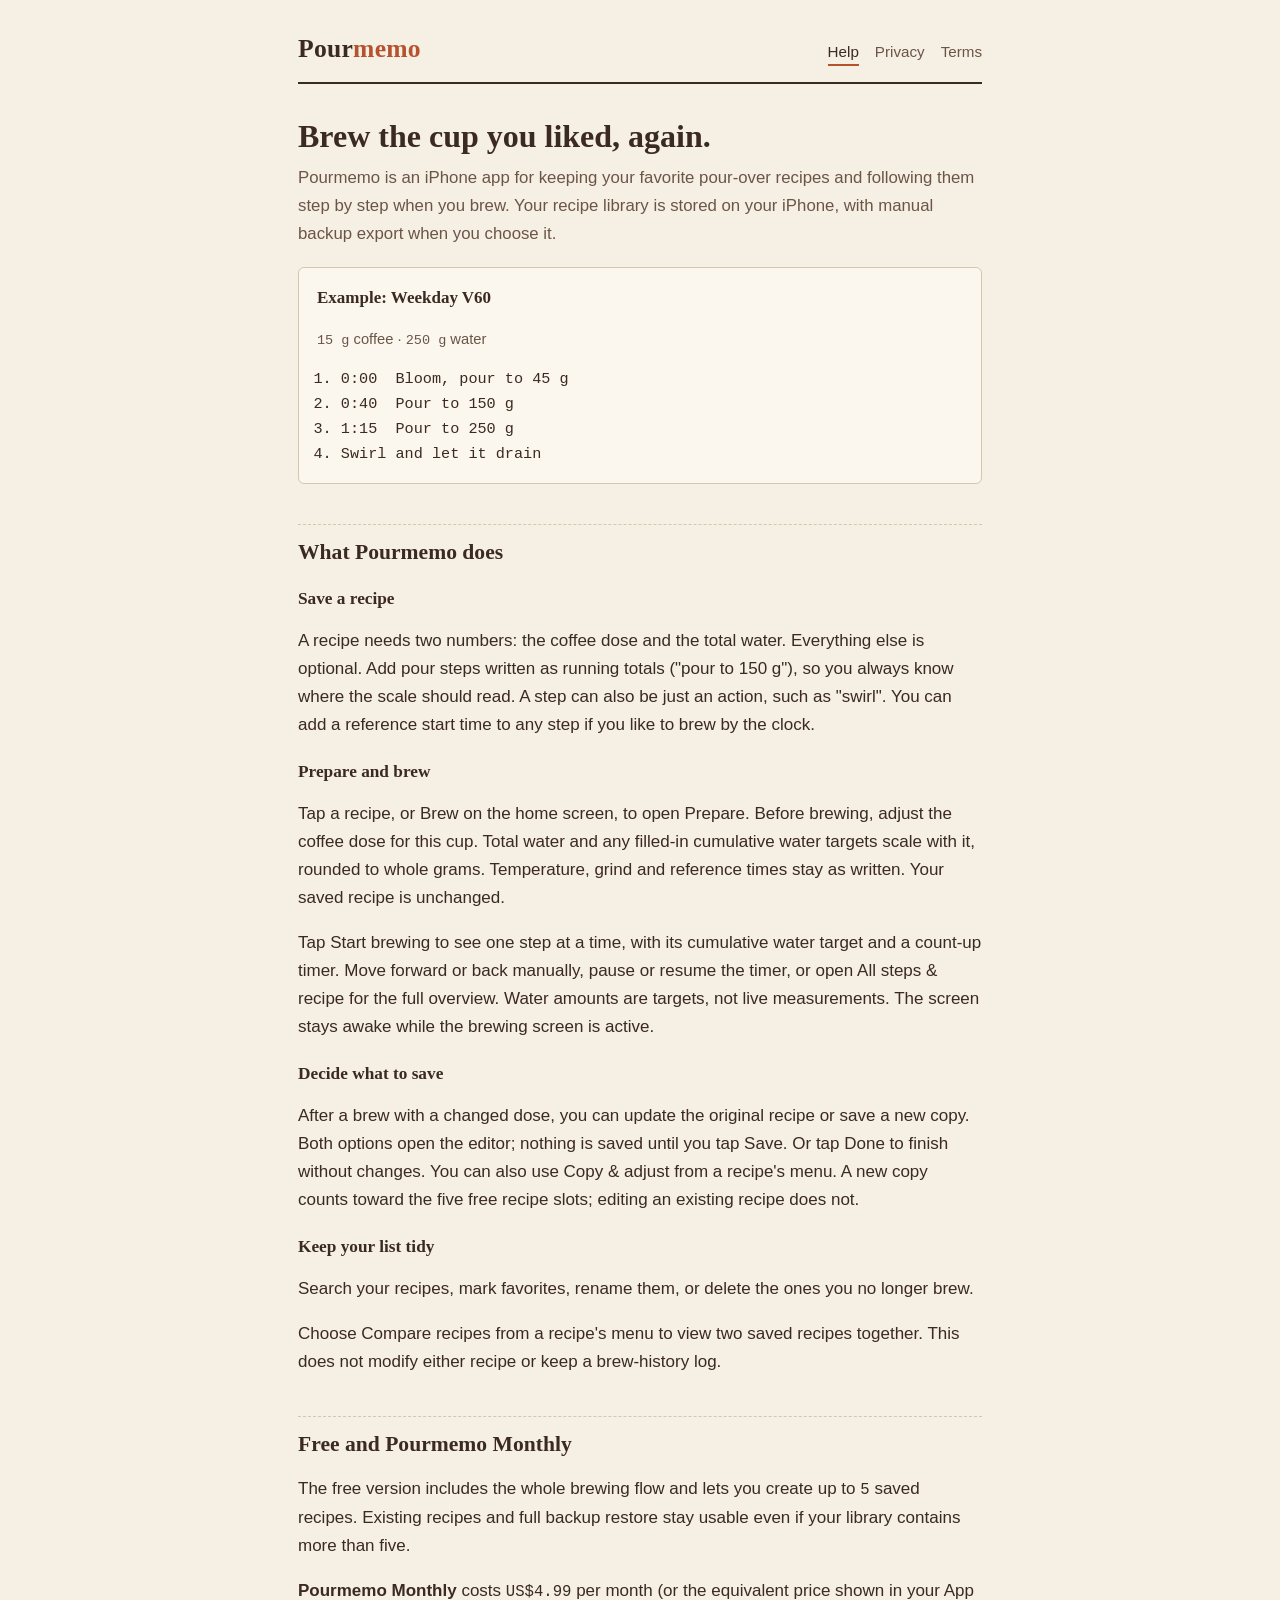
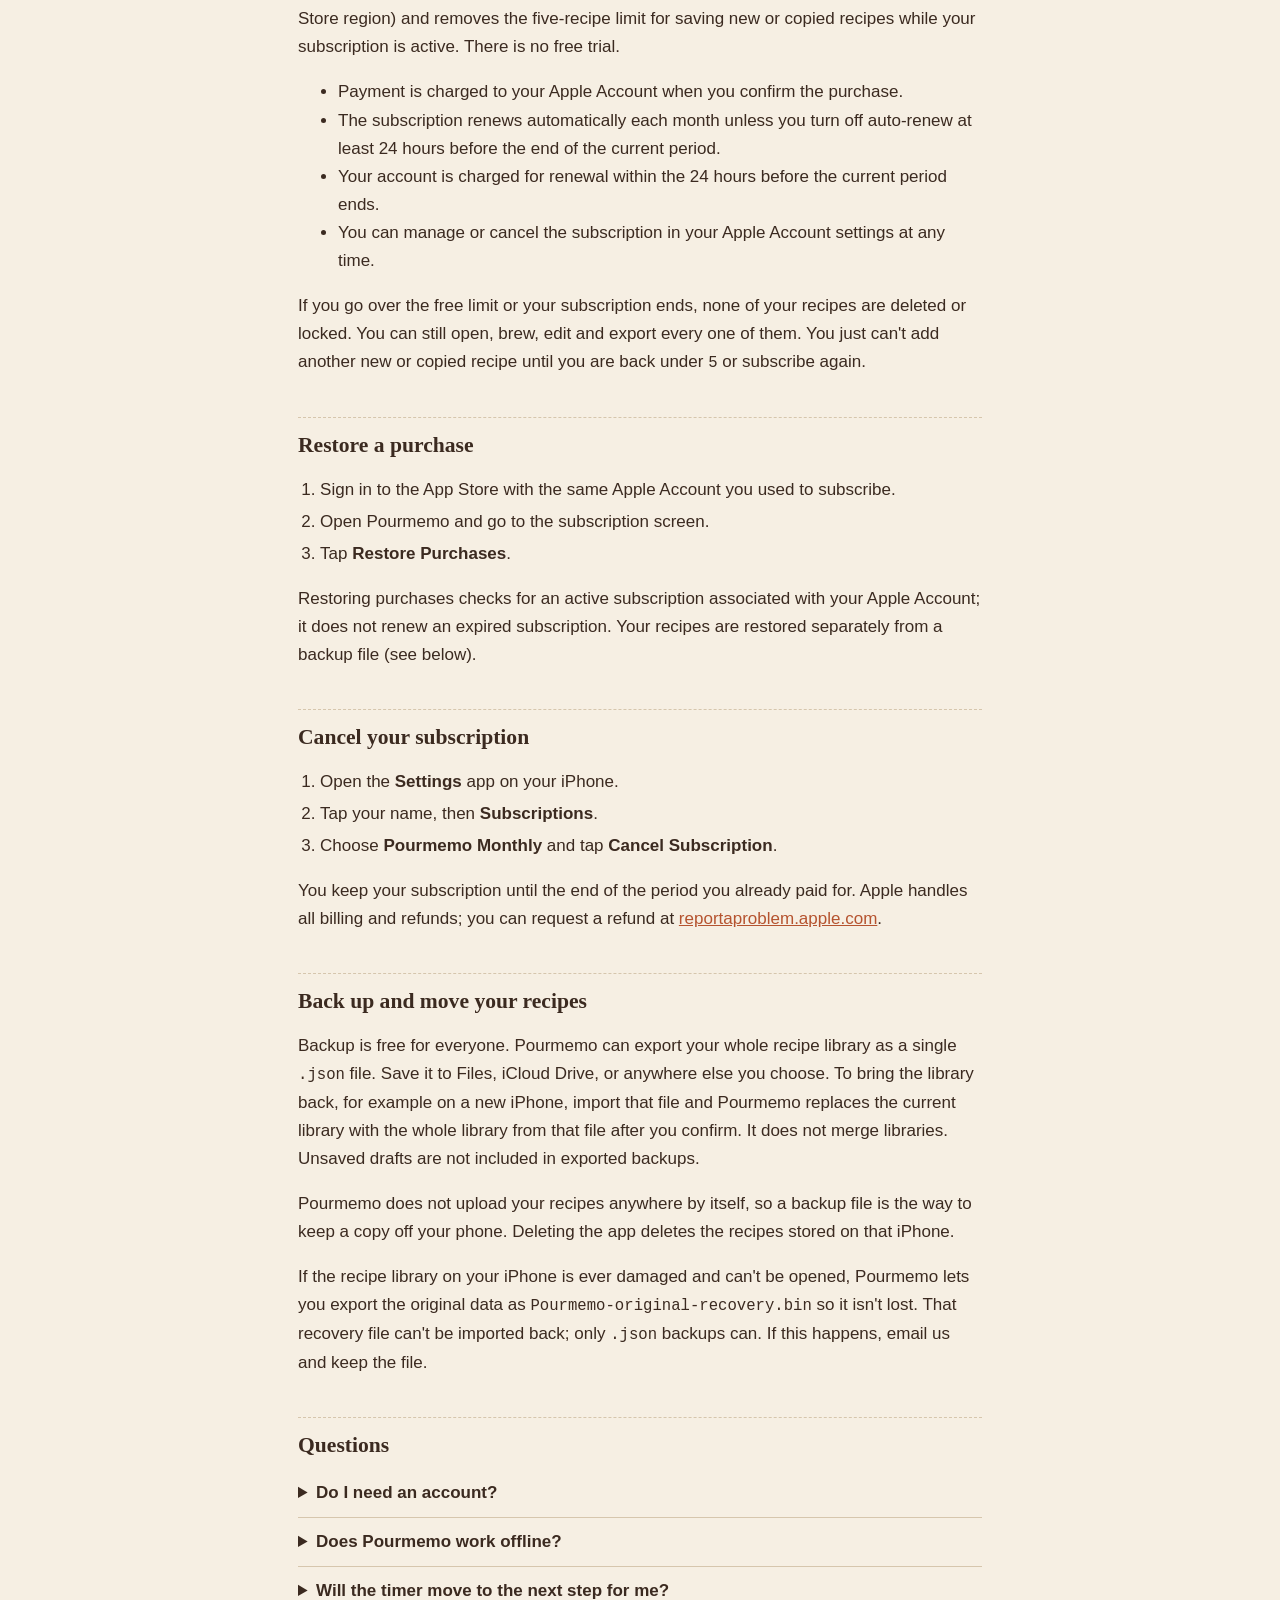
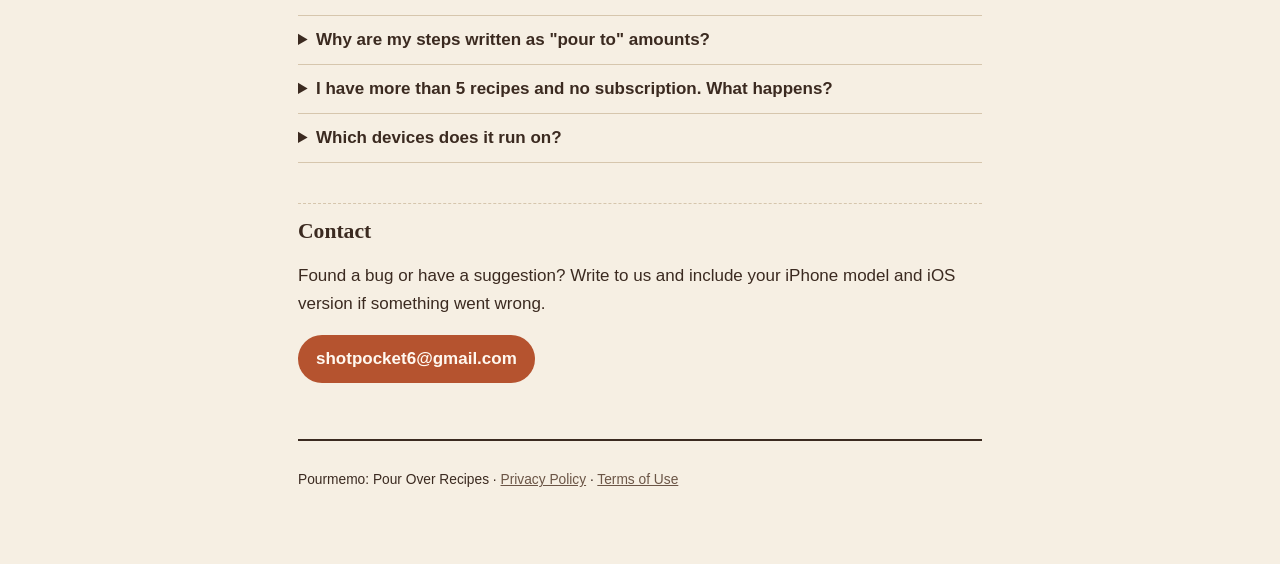
<file: index.html>
<!doctype html>
<html lang="en">
<head>
<meta charset="utf-8">
<meta name="viewport" content="width=device-width, initial-scale=1">
<title>Pourmemo Help</title>
<meta name="description" content="Help for Pourmemo, an iPhone app for saving and re-brewing your pour-over coffee recipes.">
<link rel="stylesheet" href="assets/journal.css">
</head>
<body>
<div class="sheet">
  <header class="masthead">
    <a class="wordmark" href="./">Pour<span>memo</span></a>
    <nav class="tabs" aria-label="Pages">
      <a href="./" aria-current="page">Help</a>
      <a href="privacy/">Privacy</a>
      <a href="terms/">Terms</a>
    </nav>
  </header>

  <main>
    <h1>Brew the cup you liked, again.</h1>
    <p class="lede">Pourmemo is an iPhone app for keeping your favorite pour-over recipes and following them step by step when you brew. Your recipe library is stored on your iPhone, with manual backup export when you choose it.</p>

    <div class="recipe" aria-label="Example recipe">
      <p class="recipe-title">Example: Weekday V60</p>
      <p class="note"><span class="num">15 g</span> coffee &middot; <span class="num">250 g</span> water</p>
      <ol>
        <li>0:00 &nbsp;Bloom, pour to 45 g</li>
        <li>0:40 &nbsp;Pour to 150 g</li>
        <li>1:15 &nbsp;Pour to 250 g</li>
        <li>Swirl and let it drain</li>
      </ol>
    </div>

    <h2>What Pourmemo does</h2>
    <h3>Save a recipe</h3>
    <p>A recipe needs two numbers: the coffee dose and the total water. Everything else is optional. Add pour steps written as running totals ("pour to 150 g"), so you always know where the scale should read. A step can also be just an action, such as "swirl". You can add a reference start time to any step if you like to brew by the clock.</p>
    <h3>Prepare and brew</h3>
    <p>Tap a recipe, or Brew on the home screen, to open Prepare. Before brewing, adjust the coffee dose for this cup. Total water and any filled-in cumulative water targets scale with it, rounded to whole grams. Temperature, grind and reference times stay as written. Your saved recipe is unchanged.</p>
    <p>Tap Start brewing to see one step at a time, with its cumulative water target and a count-up timer. Move forward or back manually, pause or resume the timer, or open All steps &amp; recipe for the full overview. Water amounts are targets, not live measurements. The screen stays awake while the brewing screen is active.</p>

    <h3>Decide what to save</h3>
    <p>After a brew with a changed dose, you can update the original recipe or save a new copy. Both options open the editor; nothing is saved until you tap Save. Or tap Done to finish without changes. You can also use Copy &amp; adjust from a recipe's menu. A new copy counts toward the five free recipe slots; editing an existing recipe does not.</p>
    <h3>Keep your list tidy</h3>
    <p>Search your recipes, mark favorites, rename them, or delete the ones you no longer brew.</p>
    <p>Choose Compare recipes from a recipe's menu to view two saved recipes together. This does not modify either recipe or keep a brew-history log.</p>

    <h2>Free and Pourmemo Monthly</h2>
    <p>The free version includes the whole brewing flow and lets you create up to <span class="num">5</span> saved recipes. Existing recipes and full backup restore stay usable even if your library contains more than five.</p>
    <p><strong>Pourmemo Monthly</strong> costs <span class="num">US$4.99</span> per month (or the equivalent price shown in your App Store region) and removes the five-recipe limit for saving new or copied recipes while your subscription is active. There is no free trial.</p>
    <ul>
      <li>Payment is charged to your Apple Account when you confirm the purchase.</li>
      <li>The subscription renews automatically each month unless you turn off auto-renew at least 24 hours before the end of the current period.</li>
      <li>Your account is charged for renewal within the 24 hours before the current period ends.</li>
      <li>You can manage or cancel the subscription in your Apple Account settings at any time.</li>
    </ul>
    <p>If you go over the free limit or your subscription ends, none of your recipes are deleted or locked. You can still open, brew, edit and export every one of them. You just can't add another new or copied recipe until you are back under <span class="num">5</span> or subscribe again.</p>

    <h2>Restore a purchase</h2>
    <ol class="steps">
      <li>Sign in to the App Store with the same Apple Account you used to subscribe.</li>
      <li>Open Pourmemo and go to the subscription screen.</li>
      <li>Tap <strong>Restore Purchases</strong>.</li>
    </ol>
    <p>Restoring purchases checks for an active subscription associated with your Apple Account; it does not renew an expired subscription. Your recipes are restored separately from a backup file (see below).</p>

    <h2>Cancel your subscription</h2>
    <ol class="steps">
      <li>Open the <strong>Settings</strong> app on your iPhone.</li>
      <li>Tap your name, then <strong>Subscriptions</strong>.</li>
      <li>Choose <strong>Pourmemo Monthly</strong> and tap <strong>Cancel Subscription</strong>.</li>
    </ol>
    <p>You keep your subscription until the end of the period you already paid for. Apple handles all billing and refunds; you can request a refund at <a href="https://reportaproblem.apple.com">reportaproblem.apple.com</a>.</p>

    <h2>Back up and move your recipes</h2>
    <p>Backup is free for everyone. Pourmemo can export your whole recipe library as a single <span class="num">.json</span> file. Save it to Files, iCloud Drive, or anywhere else you choose. To bring the library back, for example on a new iPhone, import that file and Pourmemo replaces the current library with the whole library from that file after you confirm. It does not merge libraries. Unsaved drafts are not included in exported backups.</p>
    <p>Pourmemo does not upload your recipes anywhere by itself, so a backup file is the way to keep a copy off your phone. Deleting the app deletes the recipes stored on that iPhone.</p>
    <p>If the recipe library on your iPhone is ever damaged and can't be opened, Pourmemo lets you export the original data as <span class="num">Pourmemo-original-recovery.bin</span> so it isn't lost. That recovery file can't be imported back; only <span class="num">.json</span> backups can. If this happens, email us and keep the file.</p>

    <h2>Questions</h2>
    <details>
      <summary>Do I need an account?</summary>
      <p>No. There is no sign-up and no login.</p>
    </details>
    <details>
      <summary>Does Pourmemo work offline?</summary>
      <p>You can open, edit and brew saved recipes offline, and create recipes within the free limit. Creating beyond five requires a subscription with a verified, unexpired entitlement; if its known expiry has passed, reconnect to refresh it. Buying or restoring a subscription needs the App Store to be reachable.</p>
    </details>
    <details>
      <summary>Will the timer move to the next step for me?</summary>
      <p>No. The timer only counts up. Use Next step and Previous step to move manually. All steps &amp; recipe opens the full overview when you need it.</p>
    </details>
    <details>
      <summary>Why are my steps written as "pour to" amounts?</summary>
      <p>Most brewers watch the scale's running total while pouring. Writing each step as the total to reach means you never have to add numbers in your head mid-pour.</p>
    </details>
    <details>
      <summary>I have more than 5 recipes and no subscription. What happens?</summary>
      <p>Nothing is removed. You can view, brew, edit and export all of them. Only adding new or copied recipes is paused.</p>
    </details>
    <details>
      <summary>Which devices does it run on?</summary>
      <p>Pourmemo is made for iPhone.</p>
    </details>

    <h2>Contact</h2>
    <p>Found a bug or have a suggestion? Write to us and include your iPhone model and iOS version if something went wrong.</p>
    <p><a class="mail" href="mailto:shotpocket6@gmail.com?subject=Pourmemo%20support">shotpocket6@gmail.com</a></p>
  </main>

  <footer class="colophon">
    <p>Pourmemo: Pour Over Recipes &middot; <a href="privacy/">Privacy Policy</a> &middot; <a href="terms/">Terms of Use</a></p>
  </footer>
</div>
</body>
</html>
</file>
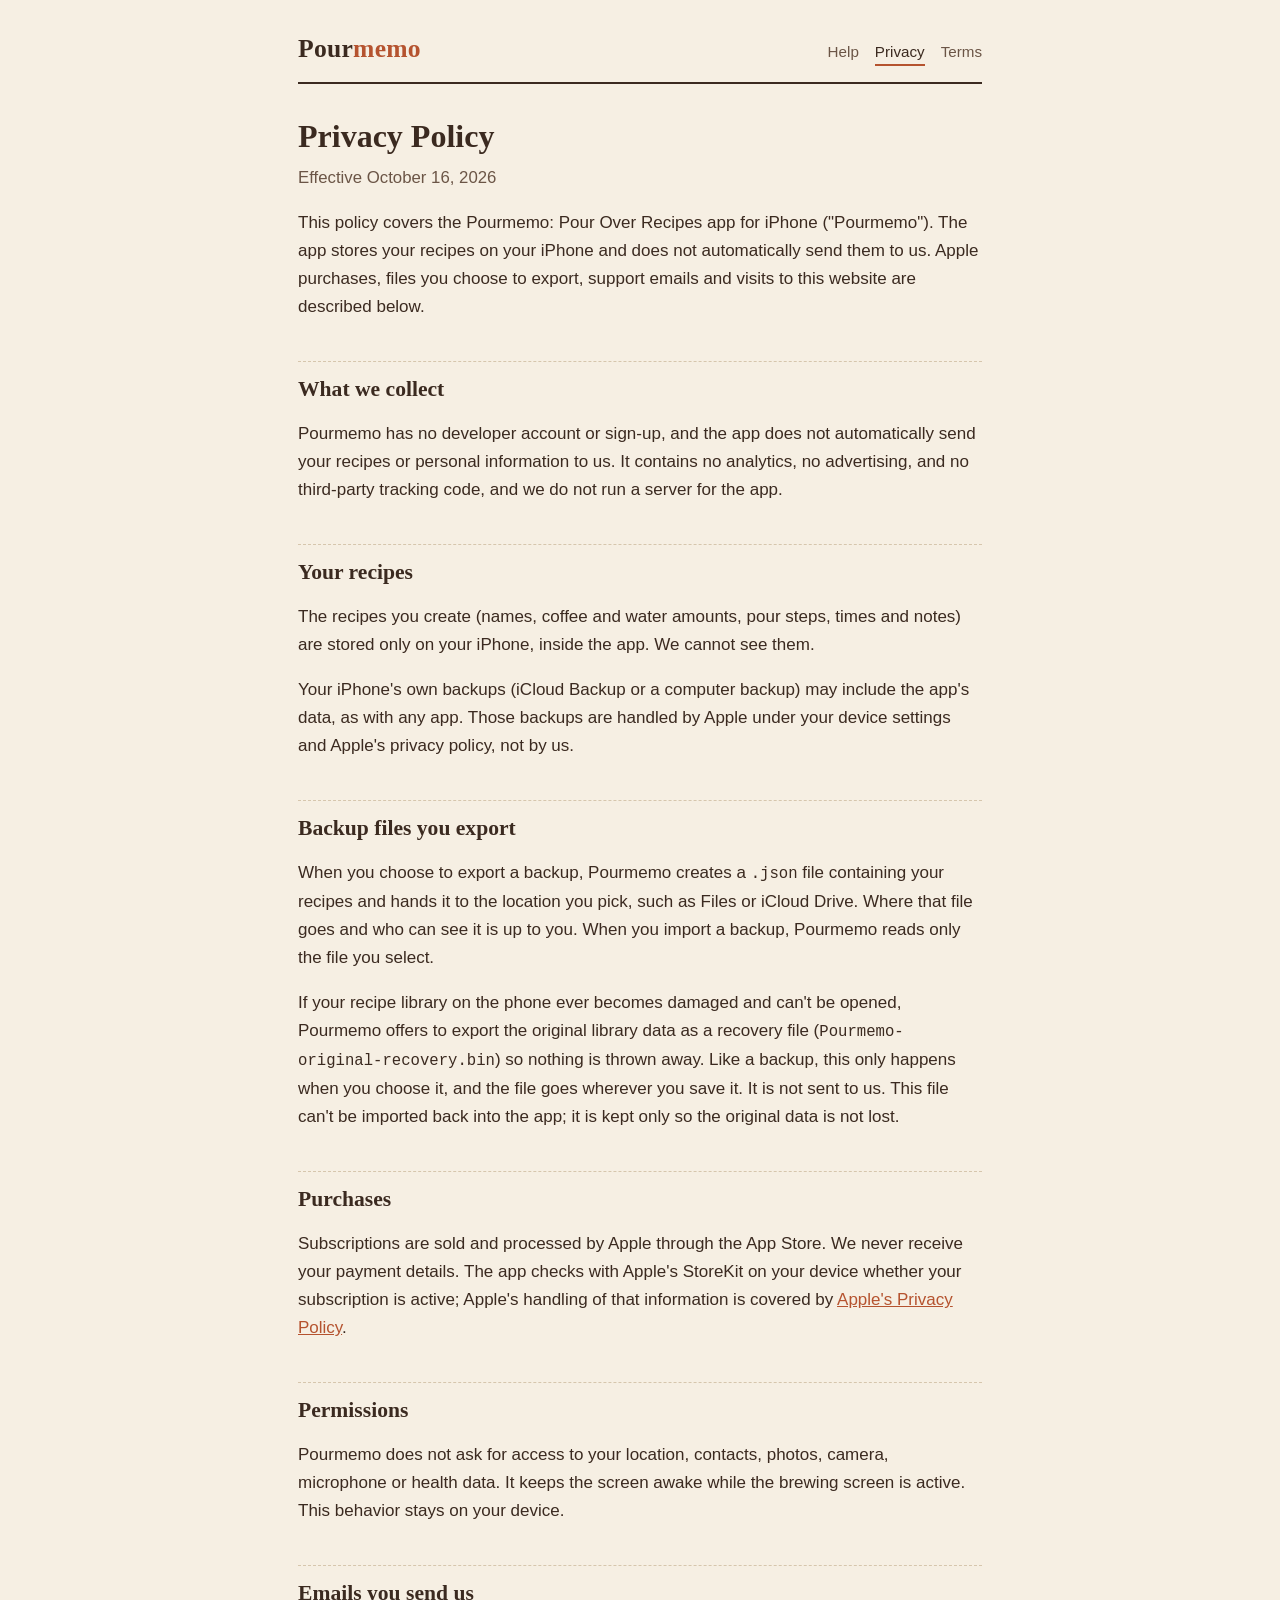
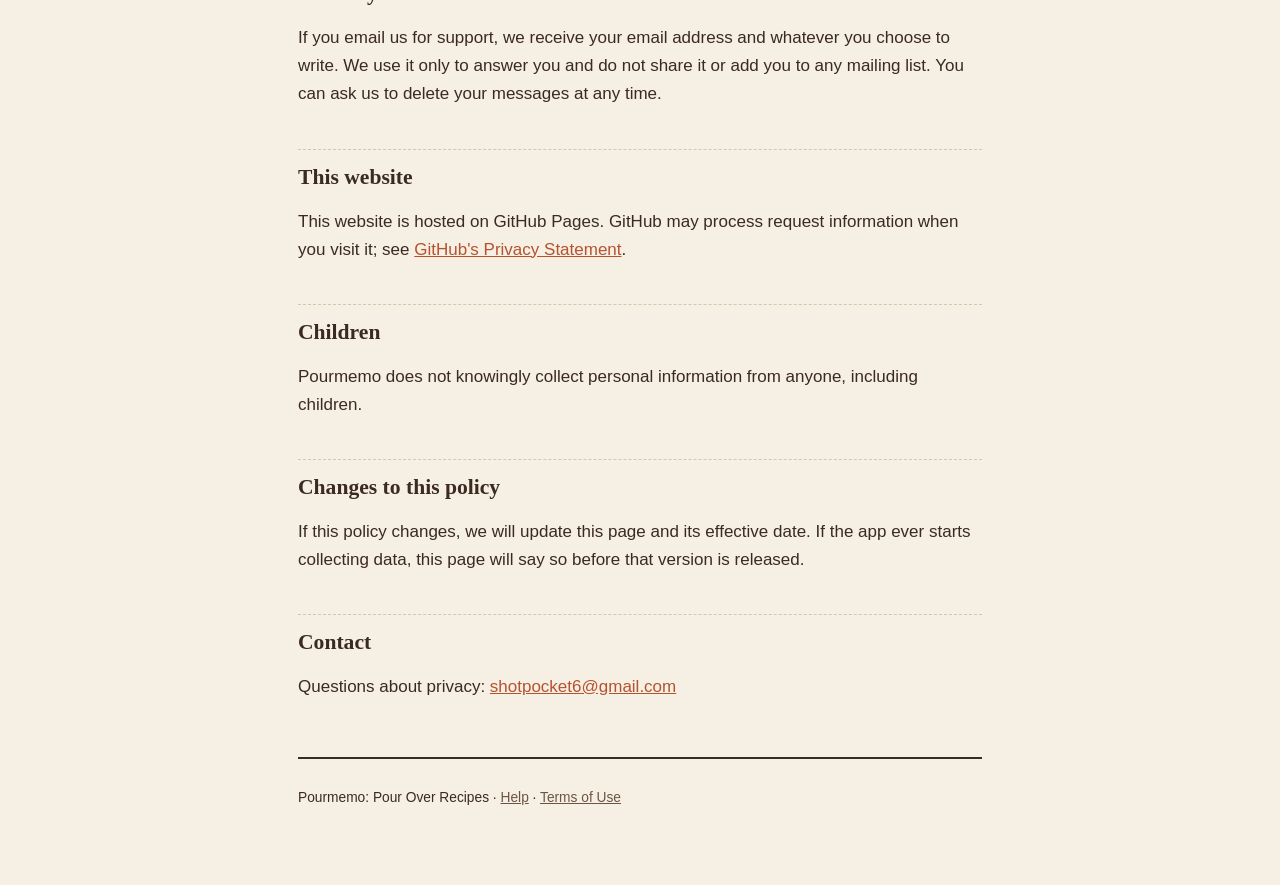
<file: privacy/index.html>
<!doctype html>
<html lang="en">
<head>
<meta charset="utf-8">
<meta name="viewport" content="width=device-width, initial-scale=1">
<title>Pourmemo Privacy Policy</title>
<meta name="description" content="Privacy policy for the Pourmemo iPhone app.">
<link rel="stylesheet" href="../assets/journal.css">
</head>
<body>
<div class="sheet">
  <header class="masthead">
    <a class="wordmark" href="../">Pour<span>memo</span></a>
    <nav class="tabs" aria-label="Pages">
      <a href="../">Help</a>
      <a href="./" aria-current="page">Privacy</a>
      <a href="../terms/">Terms</a>
    </nav>
  </header>

  <main>
    <h1>Privacy Policy</h1>
    <p class="lede">Effective October 16, 2026</p>

    <p>This policy covers the Pourmemo: Pour Over Recipes app for iPhone ("Pourmemo"). The app stores your recipes on your iPhone and does not automatically send them to us. Apple purchases, files you choose to export, support emails and visits to this website are described below.</p>

    <h2>What we collect</h2>
    <p>Pourmemo has no developer account or sign-up, and the app does not automatically send your recipes or personal information to us. It contains no analytics, no advertising, and no third-party tracking code, and we do not run a server for the app.</p>

    <h2>Your recipes</h2>
    <p>The recipes you create (names, coffee and water amounts, pour steps, times and notes) are stored only on your iPhone, inside the app. We cannot see them.</p>
    <p>Your iPhone's own backups (iCloud Backup or a computer backup) may include the app's data, as with any app. Those backups are handled by Apple under your device settings and Apple's privacy policy, not by us.</p>

    <h2>Backup files you export</h2>
    <p>When you choose to export a backup, Pourmemo creates a <span class="num">.json</span> file containing your recipes and hands it to the location you pick, such as Files or iCloud Drive. Where that file goes and who can see it is up to you. When you import a backup, Pourmemo reads only the file you select.</p>
    <p>If your recipe library on the phone ever becomes damaged and can't be opened, Pourmemo offers to export the original library data as a recovery file (<span class="num">Pourmemo-original-recovery.bin</span>) so nothing is thrown away. Like a backup, this only happens when you choose it, and the file goes wherever you save it. It is not sent to us. This file can't be imported back into the app; it is kept only so the original data is not lost.</p>

    <h2>Purchases</h2>
    <p>Subscriptions are sold and processed by Apple through the App Store. We never receive your payment details. The app checks with Apple's StoreKit on your device whether your subscription is active; Apple's handling of that information is covered by <a href="https://www.apple.com/legal/privacy/">Apple's Privacy Policy</a>.</p>

    <h2>Permissions</h2>
    <p>Pourmemo does not ask for access to your location, contacts, photos, camera, microphone or health data. It keeps the screen awake while the brewing screen is active. This behavior stays on your device.</p>

    <h2>Emails you send us</h2>
    <p>If you email us for support, we receive your email address and whatever you choose to write. We use it only to answer you and do not share it or add you to any mailing list. You can ask us to delete your messages at any time.</p>

    <h2>This website</h2>
    <p>This website is hosted on GitHub Pages. GitHub may process request information when you visit it; see <a href="https://docs.github.com/en/site-policy/privacy-policies/github-general-privacy-statement">GitHub's Privacy Statement</a>.</p>

    <h2>Children</h2>
    <p>Pourmemo does not knowingly collect personal information from anyone, including children.</p>

    <h2>Changes to this policy</h2>
    <p>If this policy changes, we will update this page and its effective date. If the app ever starts collecting data, this page will say so before that version is released.</p>

    <h2>Contact</h2>
    <p>Questions about privacy: <a href="mailto:shotpocket6@gmail.com?subject=Pourmemo%20privacy">shotpocket6@gmail.com</a></p>
  </main>

  <footer class="colophon">
    <p>Pourmemo: Pour Over Recipes &middot; <a href="../">Help</a> &middot; <a href="../terms/">Terms of Use</a></p>
  </footer>
</div>
</body>
</html>
</file>
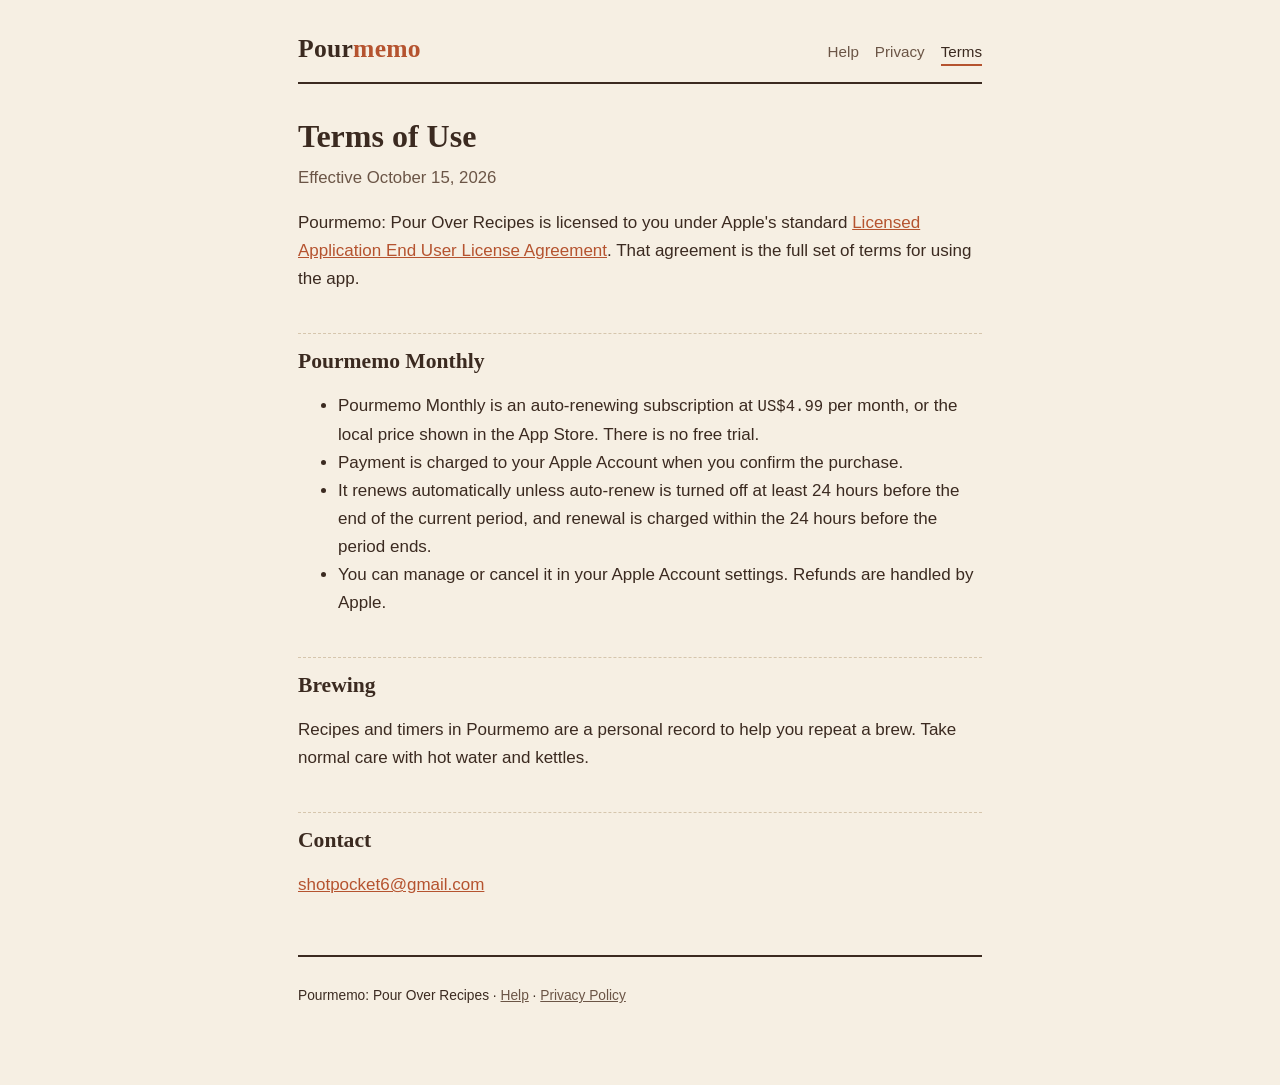
<file: terms/index.html>
<!doctype html>
<html lang="en">
<head>
<meta charset="utf-8">
<meta name="viewport" content="width=device-width, initial-scale=1">
<title>Pourmemo Terms of Use</title>
<meta name="description" content="Terms of use for the Pourmemo iPhone app.">
<link rel="stylesheet" href="../assets/journal.css">
</head>
<body>
<div class="sheet">
  <header class="masthead">
    <a class="wordmark" href="../">Pour<span>memo</span></a>
    <nav class="tabs" aria-label="Pages">
      <a href="../">Help</a>
      <a href="../privacy/">Privacy</a>
      <a href="./" aria-current="page">Terms</a>
    </nav>
  </header>

  <main>
    <h1>Terms of Use</h1>
    <p class="lede">Effective October 15, 2026</p>

    <p>Pourmemo: Pour Over Recipes is licensed to you under Apple's standard <a href="https://www.apple.com/legal/internet-services/itunes/dev/stdeula/">Licensed Application End User License Agreement</a>. That agreement is the full set of terms for using the app.</p>

    <h2>Pourmemo Monthly</h2>
    <ul>
      <li>Pourmemo Monthly is an auto-renewing subscription at <span class="num">US$4.99</span> per month, or the local price shown in the App Store. There is no free trial.</li>
      <li>Payment is charged to your Apple Account when you confirm the purchase.</li>
      <li>It renews automatically unless auto-renew is turned off at least 24 hours before the end of the current period, and renewal is charged within the 24 hours before the period ends.</li>
      <li>You can manage or cancel it in your Apple Account settings. Refunds are handled by Apple.</li>
    </ul>

    <h2>Brewing</h2>
    <p>Recipes and timers in Pourmemo are a personal record to help you repeat a brew. Take normal care with hot water and kettles.</p>

    <h2>Contact</h2>
    <p><a href="mailto:shotpocket6@gmail.com?subject=Pourmemo%20terms">shotpocket6@gmail.com</a></p>
  </main>

  <footer class="colophon">
    <p>Pourmemo: Pour Over Recipes &middot; <a href="../">Help</a> &middot; <a href="../privacy/">Privacy Policy</a></p>
  </footer>
</div>
</body>
</html>
</file>
<file: assets/journal.css>
/* Pourmemo support pages: coffee journal look */
:root {
  --paper: #f6efe3;
  --paper-deep: #ece1cf;
  --ink: #3b2a20;
  --ink-soft: #6b5546;
  --rule: #d6c6ad;
  --terracotta: #b5532f;
  --terracotta-ink: #fff8f0;
  --card: #fbf6ee;
}
@media (prefers-color-scheme: dark) {
  :root {
    --paper: #1f1813;
    --paper-deep: #2a211a;
    --ink: #efe3d3;
    --ink-soft: #c4b09b;
    --rule: #4a3a2e;
    --terracotta: #e07a52;
    --terracotta-ink: #1f1813;
    --card: #271e18;
  }
}
* { box-sizing: border-box; }
html { -webkit-text-size-adjust: 100%; }
body {
  margin: 0;
  background: var(--paper);
  color: var(--ink);
  font: 17px/1.65 -apple-system, "Helvetica Neue", Arial, sans-serif;
}
.sheet { max-width: 720px; margin: 0 auto; padding: 28px 18px 64px; }
.masthead {
  display: flex; align-items: baseline; justify-content: space-between;
  flex-wrap: wrap; gap: 8px 20px;
  border-bottom: 2px solid var(--ink); padding-bottom: 12px;
}
.wordmark {
  font-family: "New York", Georgia, "Times New Roman", serif;
  font-size: 1.6rem; font-weight: 700; color: var(--ink); text-decoration: none;
  letter-spacing: 0.01em;
}
.wordmark span { color: var(--terracotta); }
.tabs { display: flex; gap: 16px; font-size: 0.95rem; }
.tabs a { color: var(--ink-soft); text-decoration: none; }
.tabs a[aria-current="page"] { color: var(--ink); border-bottom: 2px solid var(--terracotta); }
h1, h2, h3 { font-family: "New York", Georgia, "Times New Roman", serif; line-height: 1.25; }
h1 { font-size: 2rem; margin: 32px 0 8px; }
h2 { font-size: 1.35rem; margin: 40px 0 10px; padding-top: 14px; border-top: 1px dashed var(--rule); }
h3 { font-size: 1.08rem; margin: 22px 0 4px; }
p, li { color: var(--ink); }
.lede { color: var(--ink-soft); font-size: 1.05rem; margin-top: 0; }
a { color: var(--terracotta); }
.num, code { font-family: ui-monospace, "SF Mono", Menlo, Consolas, monospace; font-size: 0.92em; }
.recipe {
  background: var(--card); border: 1px solid var(--rule); border-radius: 6px;
  padding: 16px 18px; margin: 20px 0;
}
.recipe-title { font-family: "New York", Georgia, serif; font-weight: 700; margin: 0 0 6px; }
.recipe ol { margin: 8px 0 0; padding-left: 1.4em; }
.recipe li { font-family: ui-monospace, "SF Mono", Menlo, Consolas, monospace; font-size: 0.95rem; }
.note { color: var(--ink-soft); font-size: 0.92rem; }
.steps { padding-left: 1.3em; }
.steps li { margin: 4px 0; }
details { border-bottom: 1px solid var(--rule); padding: 10px 0; }
summary { cursor: pointer; font-weight: 600; }
details p { margin: 8px 0 2px; }
.mail {
  display: inline-block; background: var(--terracotta); color: var(--terracotta-ink);
  padding: 10px 18px; border-radius: 999px; text-decoration: none; font-weight: 600;
}
.colophon {
  margin-top: 56px; padding-top: 14px; border-top: 2px solid var(--ink);
  font-size: 0.86rem; color: var(--ink-soft);
}
.colophon a { color: var(--ink-soft); }
</file>
